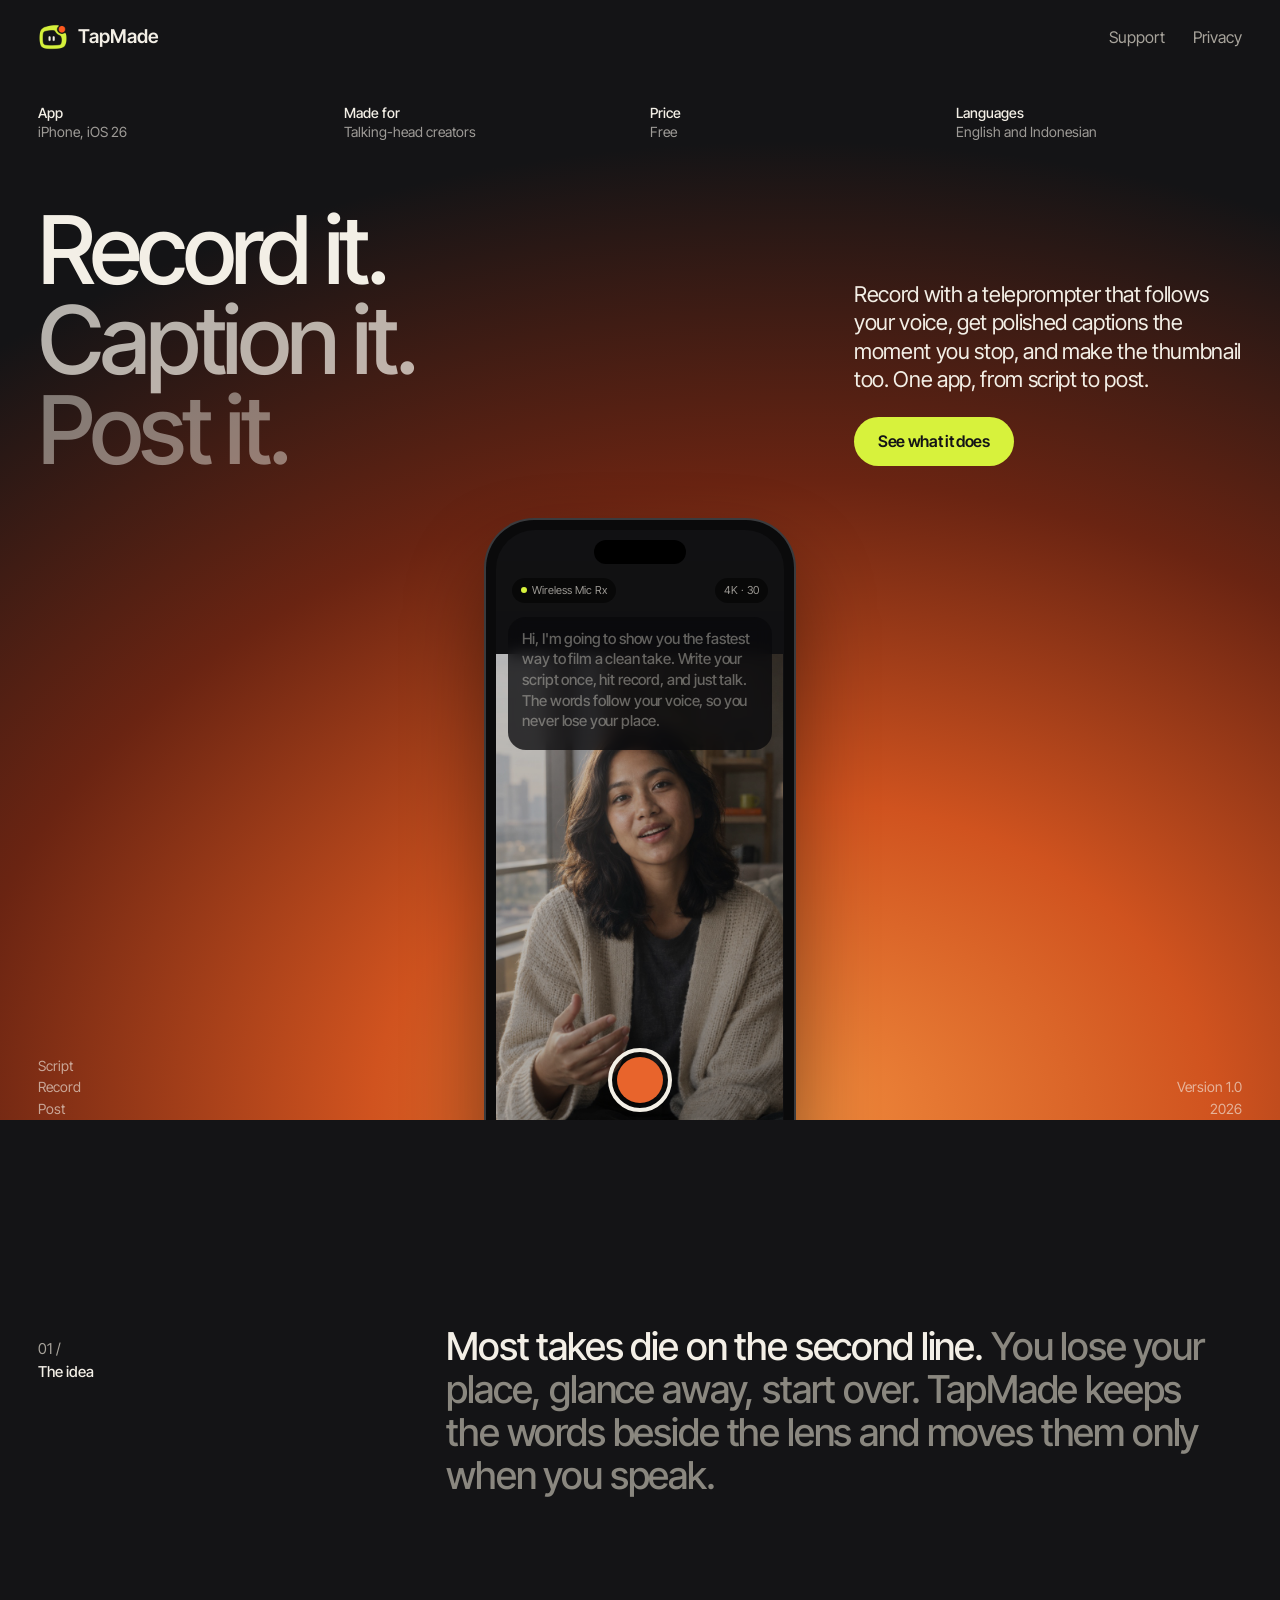
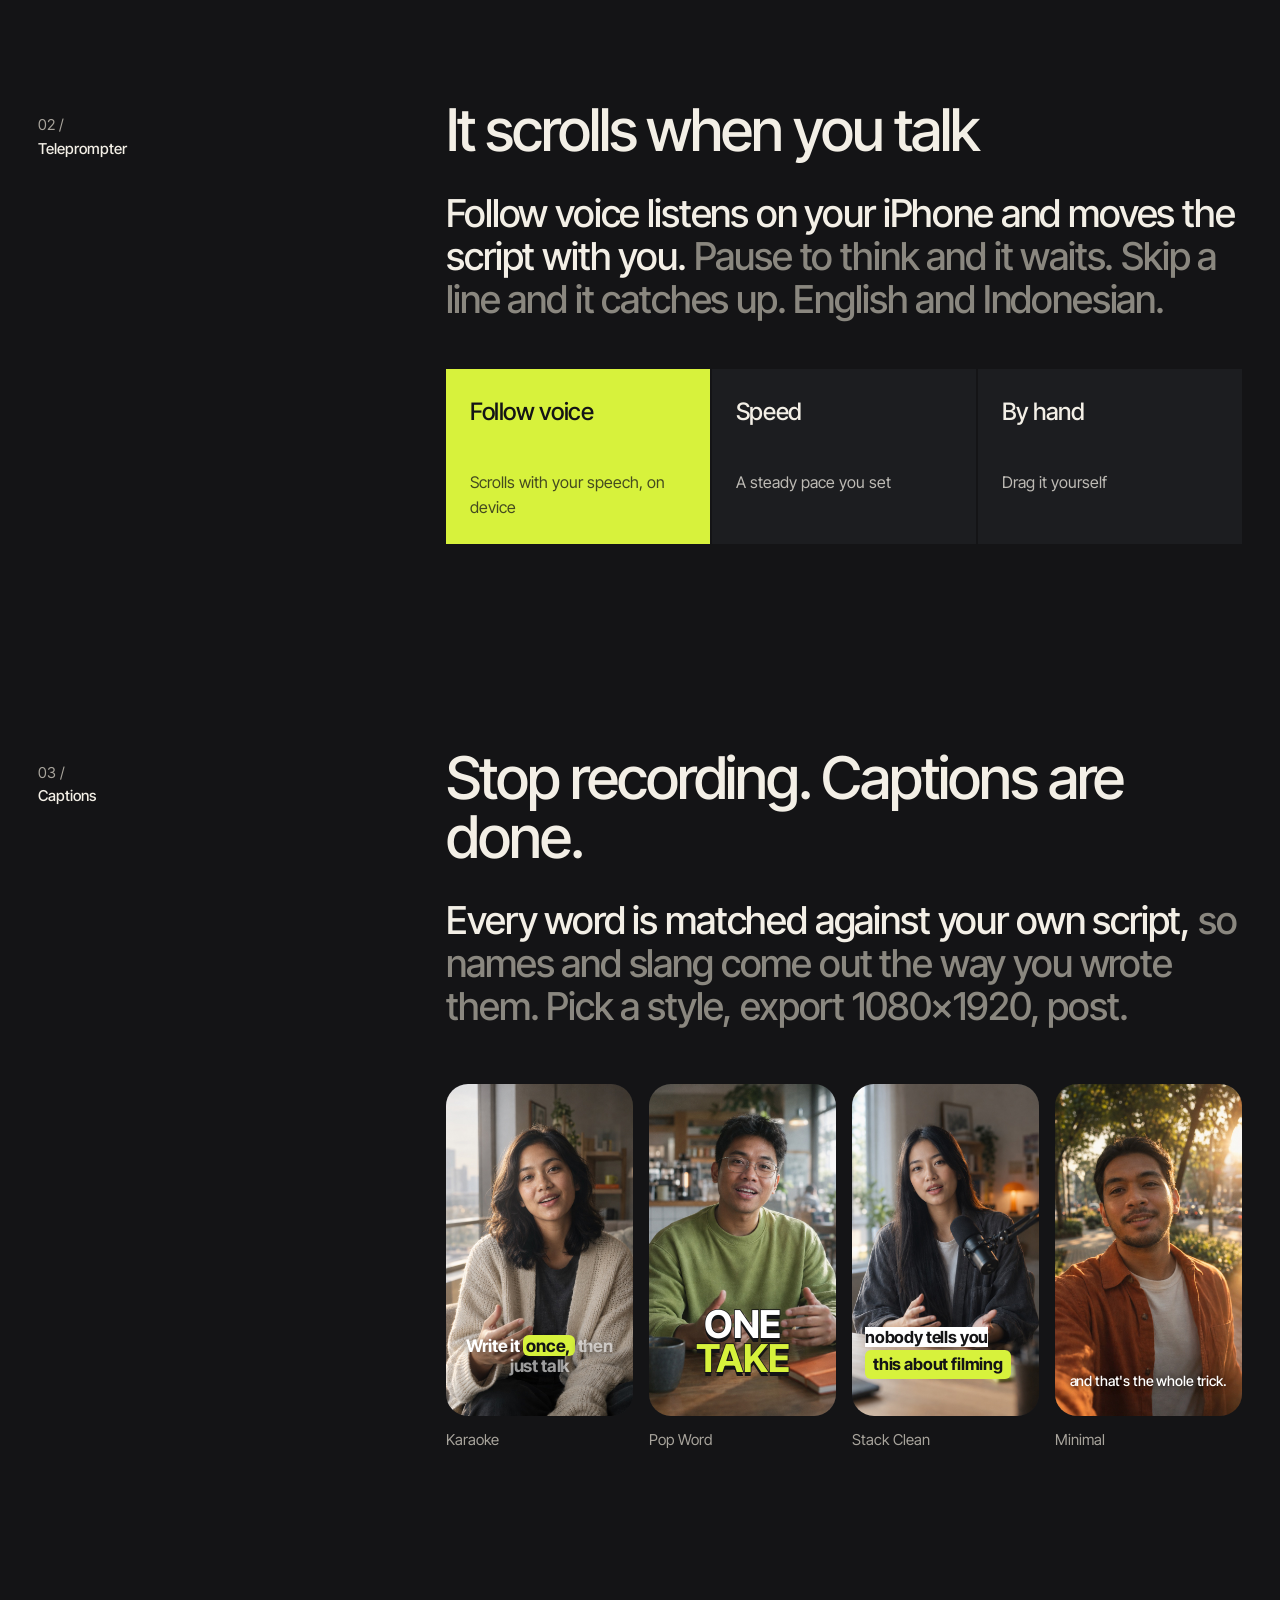
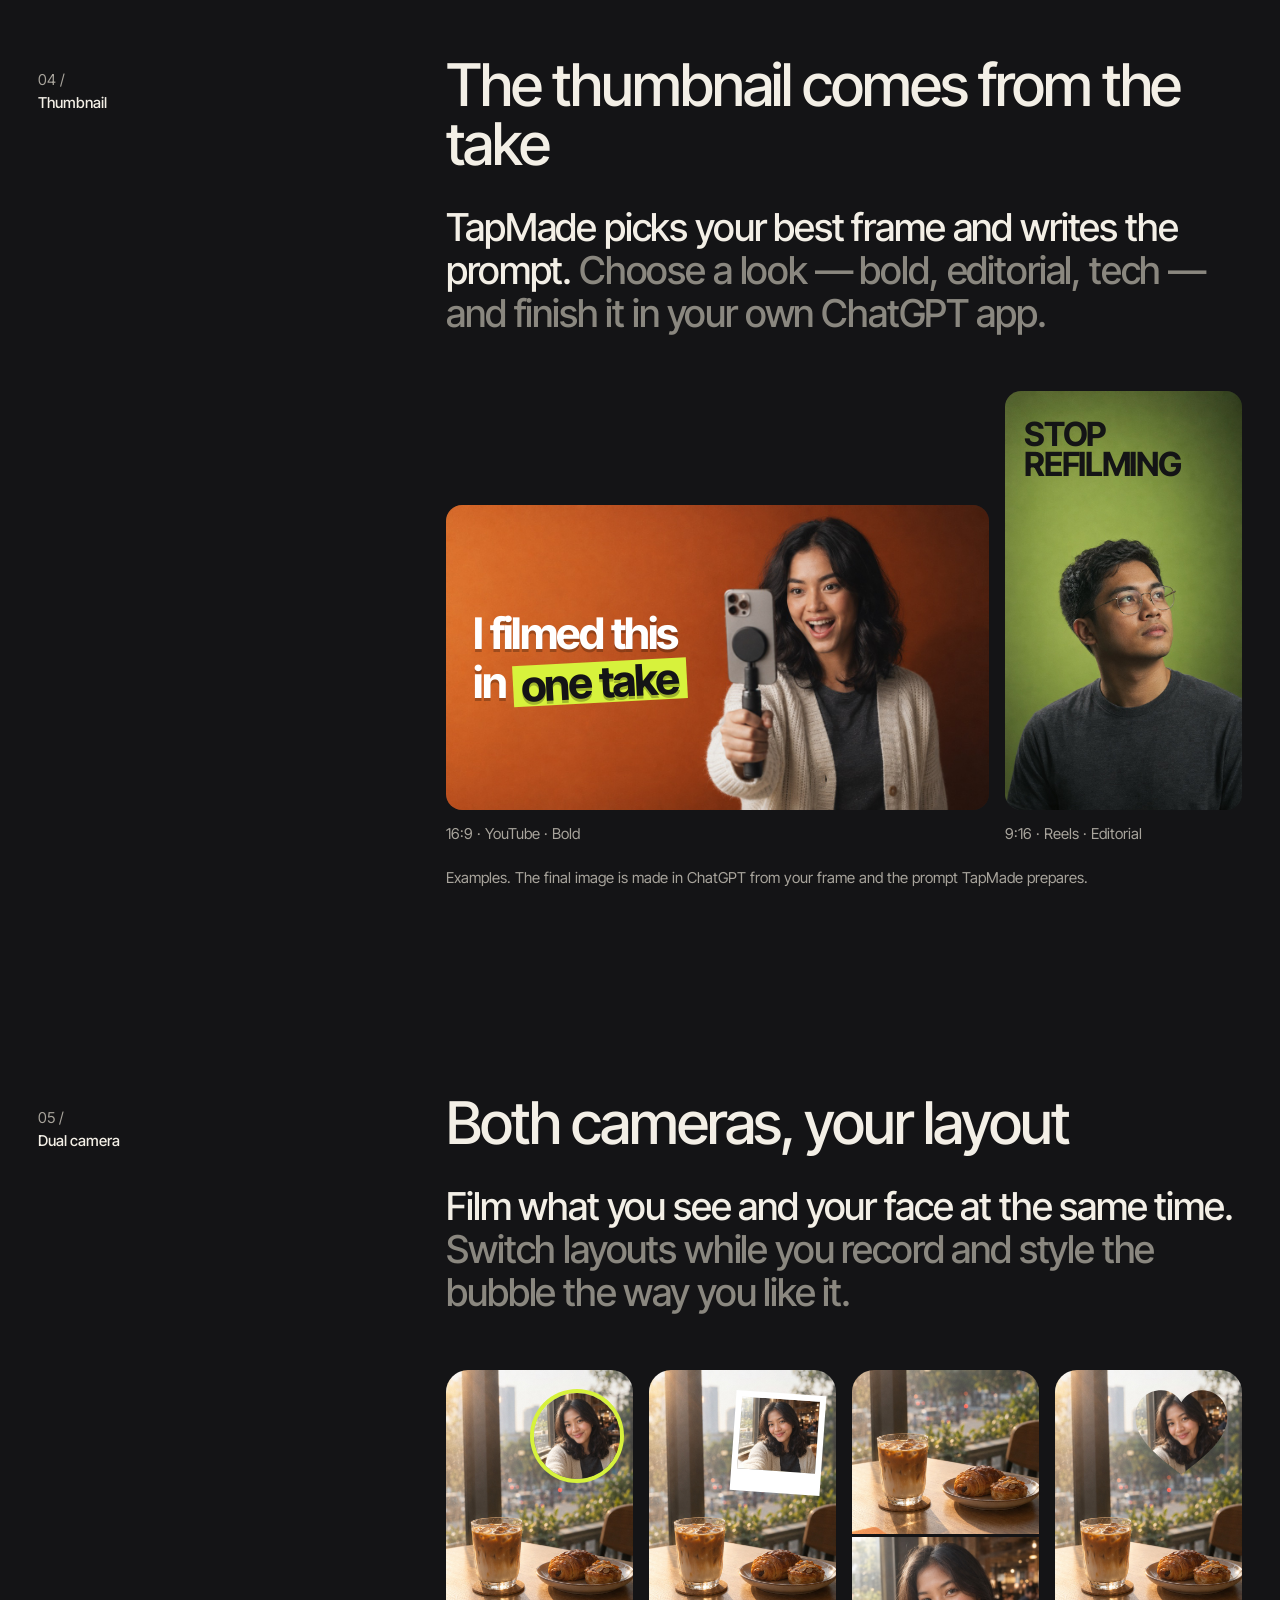
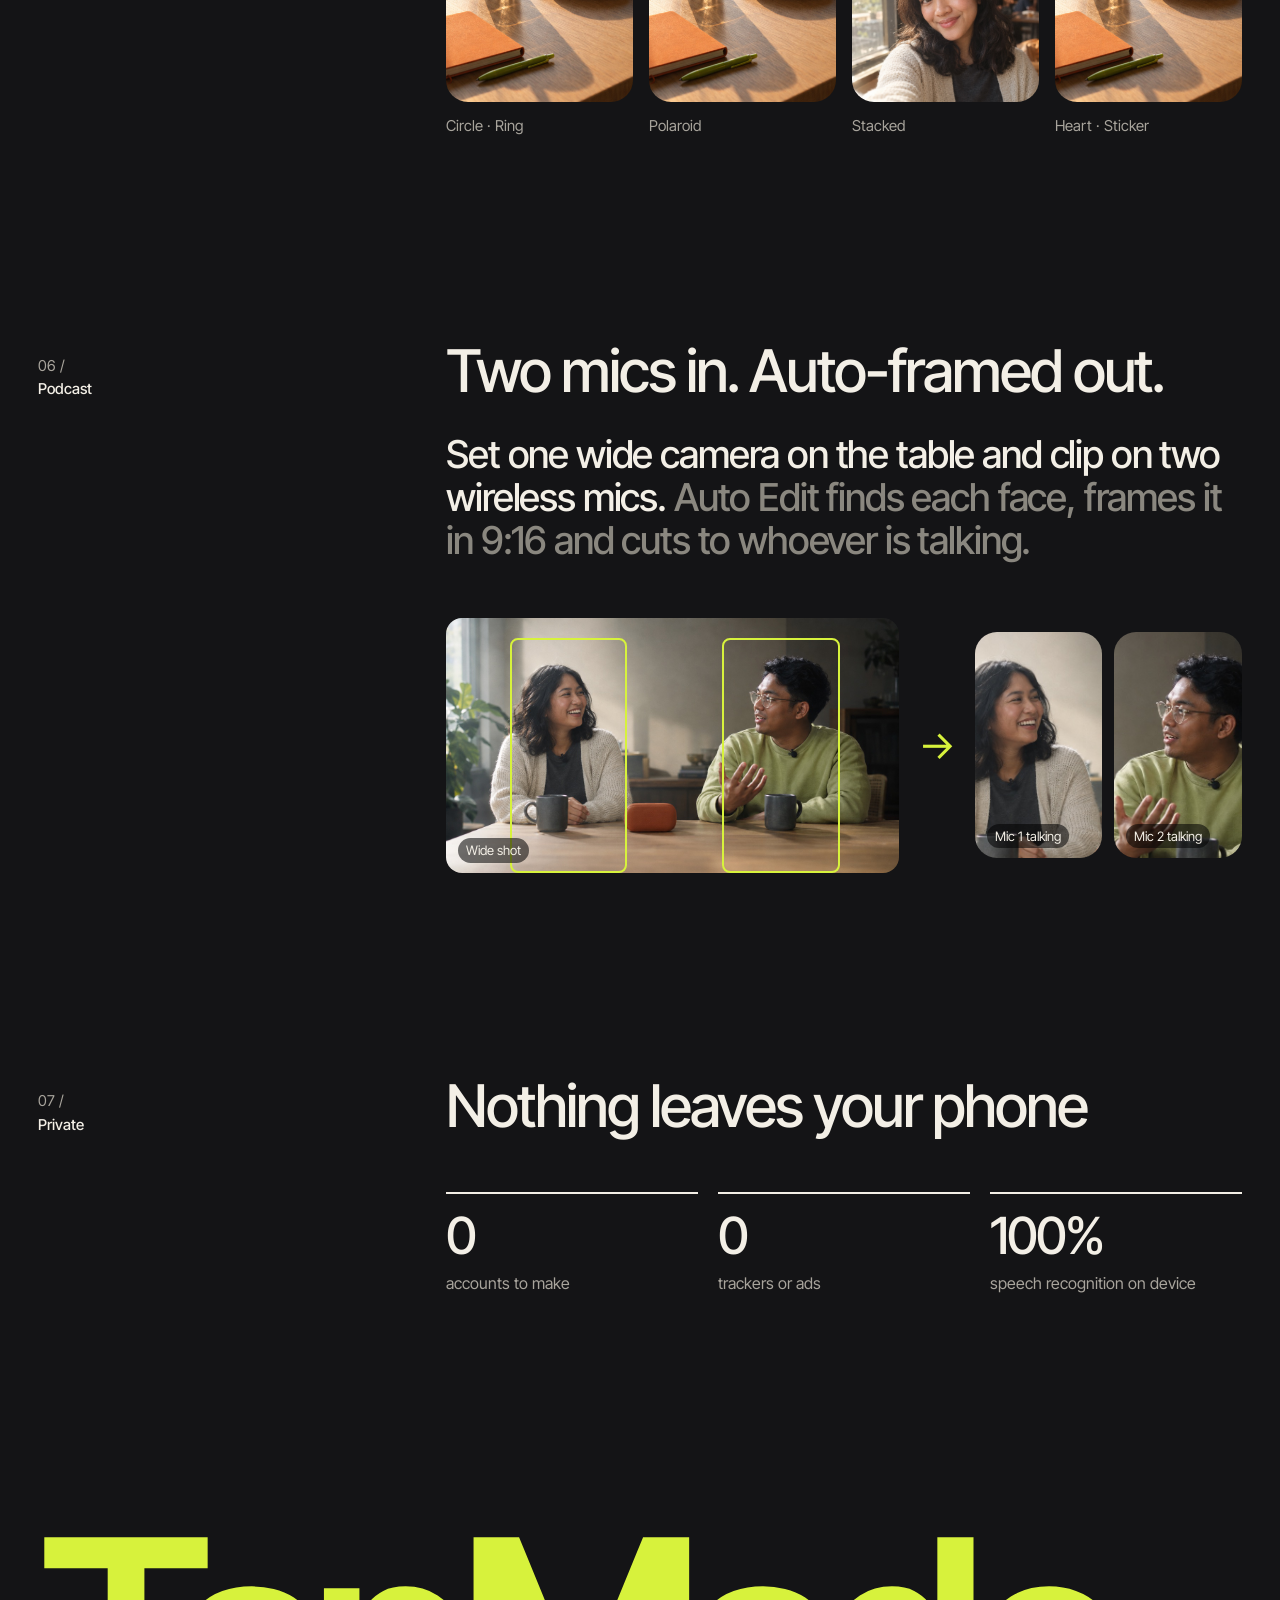
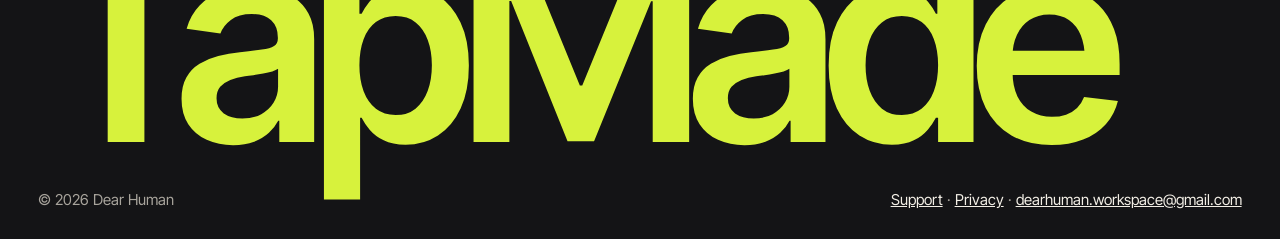
<file: index.html>
<!doctype html>
<html lang="en" class="no-js">
<head>
<meta charset="utf-8">
<meta name="viewport" content="width=device-width,initial-scale=1">
<title>TapMade — Teleprompter, record and caption on iPhone</title>
<meta name="description" content="Write your script, read it from a teleprompter that follows your voice, and add animated captions — all on your iPhone, offline.">
<link rel="icon" href="assets/logo.png">
<link rel="stylesheet" href="style.css">
</head>
<body>
<header class="bar">
  <a class="wordmark" href="./"><img src="assets/logo.png" alt="">TapMade</a>
  <nav><a href="support/">Support</a><a href="privacy/">Privacy</a></nav>
</header>

<main>
<section class="hero">
  <div class="meta rise">
    <div><b>App</b>iPhone, iOS 26</div>
    <div><b>Made for</b>Talking-head creators</div>
    <div><b>Price</b>Free</div>
    <div><b>Languages</b>English and Indonesian</div>
  </div>

  <h1 class="rise" style="--d:80ms"><span>Record it.</span><span>Caption it.</span><span>Post it.</span></h1>

  <p class="lede rise" style="--d:160ms">
    Record with a teleprompter that follows your voice, get polished captions the moment you stop, and make the thumbnail too. One app, from script to post.
    <br><a class="cta" href="#teleprompter">See what it does</a>
  </p>

  <div class="hero-foot">
    <span class="left">Script<br>Record<br>Post</span>
    <div class="phone rise" style="--d:240ms" aria-label="TapMade recording screen. Tap the record button to watch the teleprompter follow along.">
      <div class="screen">
        <div class="island"></div>
        <div class="top"><span class="pill mic">Wireless Mic Rx</span><span class="pill">4K · 30</span></div>
        <div class="prompter" id="prompter">Hi, I'm going to show you the fastest way to film a clean take. Write your script once, hit record, and just talk. The words follow your voice, so you never lose your place.</div>
        <div class="shoot">
          <button id="rec" aria-pressed="false" aria-label="Start the teleprompter demo"><i></i></button>
          <small id="rec-label">Tap to try</small>
        </div>
      </div>
    </div>
    <span class="right">Version 1.0<br>2026</span>
  </div>
</section>

<section class="chapter" id="idea">
  <div class="side rise">01 /<b>The idea</b></div>
  <div class="body">
    <p class="tone rise" style="--d:80ms">Most takes die on the second line. <span>You lose your place, glance away, start over. TapMade keeps the words beside the lens and moves them only when you speak.</span></p>
  </div>
</section>

<section class="chapter" id="teleprompter">
  <div class="side rise">02 /<b>Teleprompter</b></div>
  <div class="body">
    <h2 class="rise">It scrolls when you talk</h2>
    <p class="tone rise" style="--d:80ms;margin-top:32px">Follow voice listens on your iPhone and moves the script with you. <span>Pause to think and it waits. Skip a line and it catches up. English and Indonesian.</span></p>
    <ul class="ways rise" style="--d:140ms">
      <li><b>Follow voice</b><span>Scrolls with your speech, on device</span></li>
      <li><b>Speed</b><span>A steady pace you set</span></li>
      <li><b>By hand</b><span>Drag it yourself</span></li>
    </ul>
  </div>
</section>

<section class="chapter" id="captions">
  <div class="side rise">03 /<b>Captions</b></div>
  <div class="body">
    <h2 class="rise">Stop recording. Captions are done.</h2>
    <p class="tone rise" style="--d:80ms;margin-top:32px">Every word is matched against your own script, <span>so names and slang come out the way you wrote them. Pick a style, export 1080×1920, post.</span></p>
    <div class="shelf">
      <figure class="rise"><div class="mini"><img src="assets/photos/cap-1.jpg" alt="Creator talking to camera in her bedroom" loading="lazy"><p class="cap karaoke"><span class="on">Write</span> <span class="on">it</span> <span class="hot">once,</span> <span>then</span> <span>just</span> <span>talk</span></p></div><figcaption>Karaoke</figcaption></figure>
      <figure class="rise" style="--d:70ms"><div class="mini"><img src="assets/photos/cap-2.jpg" alt="Creator in a coffee shop" loading="lazy"><p class="cap pop">ONE<br><em>TAKE</em></p></div><figcaption>Pop Word</figcaption></figure>
      <figure class="rise" style="--d:140ms"><div class="mini"><img src="assets/photos/cap-3.jpg" alt="Creator in a home studio" loading="lazy"><p class="cap stack">nobody tells you<br><b>this about filming</b></p></div><figcaption>Stack Clean</figcaption></figure>
      <figure class="rise" style="--d:210ms"><div class="mini"><img src="assets/photos/cap-4.jpg" alt="Creator walking on a Jakarta street" loading="lazy"><p class="cap minimal">and that's the whole trick.</p></div><figcaption>Minimal</figcaption></figure>
    </div>
  </div>
</section>

<section class="chapter" id="thumbnail">
  <div class="side rise">04 /<b>Thumbnail</b></div>
  <div class="body">
    <h2 class="rise">The thumbnail comes from the take</h2>
    <p class="tone rise" style="--d:80ms;margin-top:32px">TapMade picks your best frame and writes the prompt. <span>Choose a look — bold, editorial, tech — and finish it in your own ChatGPT app.</span></p>
    <div class="thumbs">
      <figure class="rise thumb wide"><div class="art t1"><img src="assets/photos/thumb-wide.jpg" alt="" loading="lazy"><p>I filmed this<br>in <b>one take</b></p></div><figcaption>16:9 · YouTube · Bold</figcaption></figure>
      <figure class="rise thumb tall" style="--d:90ms"><div class="art t2"><img src="assets/photos/thumb-tall.jpg" alt="" loading="lazy"><p>STOP<br>RE&shy;FILMING</p></div><figcaption>9:16 · Reels · Editorial</figcaption></figure>
    </div>
    <p class="note rise">Examples. The final image is made in ChatGPT from your frame and the prompt TapMade prepares.</p>
  </div>
</section>

<section class="chapter" id="dual">
  <div class="side rise">05 /<b>Dual camera</b></div>
  <div class="body">
    <h2 class="rise">Both cameras, your layout</h2>
    <p class="tone rise" style="--d:80ms;margin-top:32px">Film what you see and your face at the same time. <span>Switch layouts while you record and style the bubble the way you like it.</span></p>
    <div class="shelf">
      <figure class="rise"><div class="mini scene"><i class="pip circle ring"></i></div><figcaption>Circle · Ring</figcaption></figure>
      <figure class="rise" style="--d:70ms"><div class="mini scene"><i class="pip polaroid"></i></div><figcaption>Polaroid</figcaption></figure>
      <figure class="rise" style="--d:140ms"><div class="mini stacked"><div class="half scene"></div><div class="half face"></div></div><figcaption>Stacked</figcaption></figure>
      <figure class="rise" style="--d:210ms"><div class="mini scene"><i class="pip heart"></i></div><figcaption>Heart · Sticker</figcaption></figure>
    </div>
  </div>
</section>

<section class="chapter" id="podcast">
  <div class="side rise">06 /<b>Podcast</b></div>
  <div class="body">
    <h2 class="rise">Two mics in. Auto-framed out.</h2>
    <p class="tone rise" style="--d:80ms;margin-top:32px">Set one wide camera on the table and clip on two wireless mics. <span>Auto Edit finds each face, frames it in 9:16 and cuts to whoever is talking.</span></p>
    <div class="pod rise" style="--d:140ms">
      <div class="wide"><i class="box a"></i><i class="box b"></i><small>Wide shot</small></div>
      <div class="arrow" aria-hidden="true">→</div>
      <div class="cuts"><div class="mini sp a"><small>Mic 1 talking</small></div><div class="mini sp b"><small>Mic 2 talking</small></div></div>
    </div>
  </div>
</section>

<section class="chapter" id="private">
  <div class="side rise">07 /<b>Private</b></div>
  <div class="body">
    <h2 class="rise">Nothing leaves your phone</h2>
    <div class="facts">
      <div class="rise"><b>0</b><span>accounts to make</span></div>
      <div class="rise" style="--d:70ms"><b>0</b><span>trackers or ads</span></div>
      <div class="rise" style="--d:140ms"><b>100%</b><span>speech recognition on device</span></div>
    </div>
  </div>
</section>
</main>

<footer class="close">
  <p class="big">TapMade</p>
  <div class="row">
    <span>© 2026 Dear Human</span>
    <span><a href="support/">Support</a> · <a href="privacy/">Privacy</a> · <a href="mailto:dearhuman.workspace@gmail.com">dearhuman.workspace@gmail.com</a></span>
  </div>
</footer>

<script src="site.js"></script>
</body>
</html>
</file>
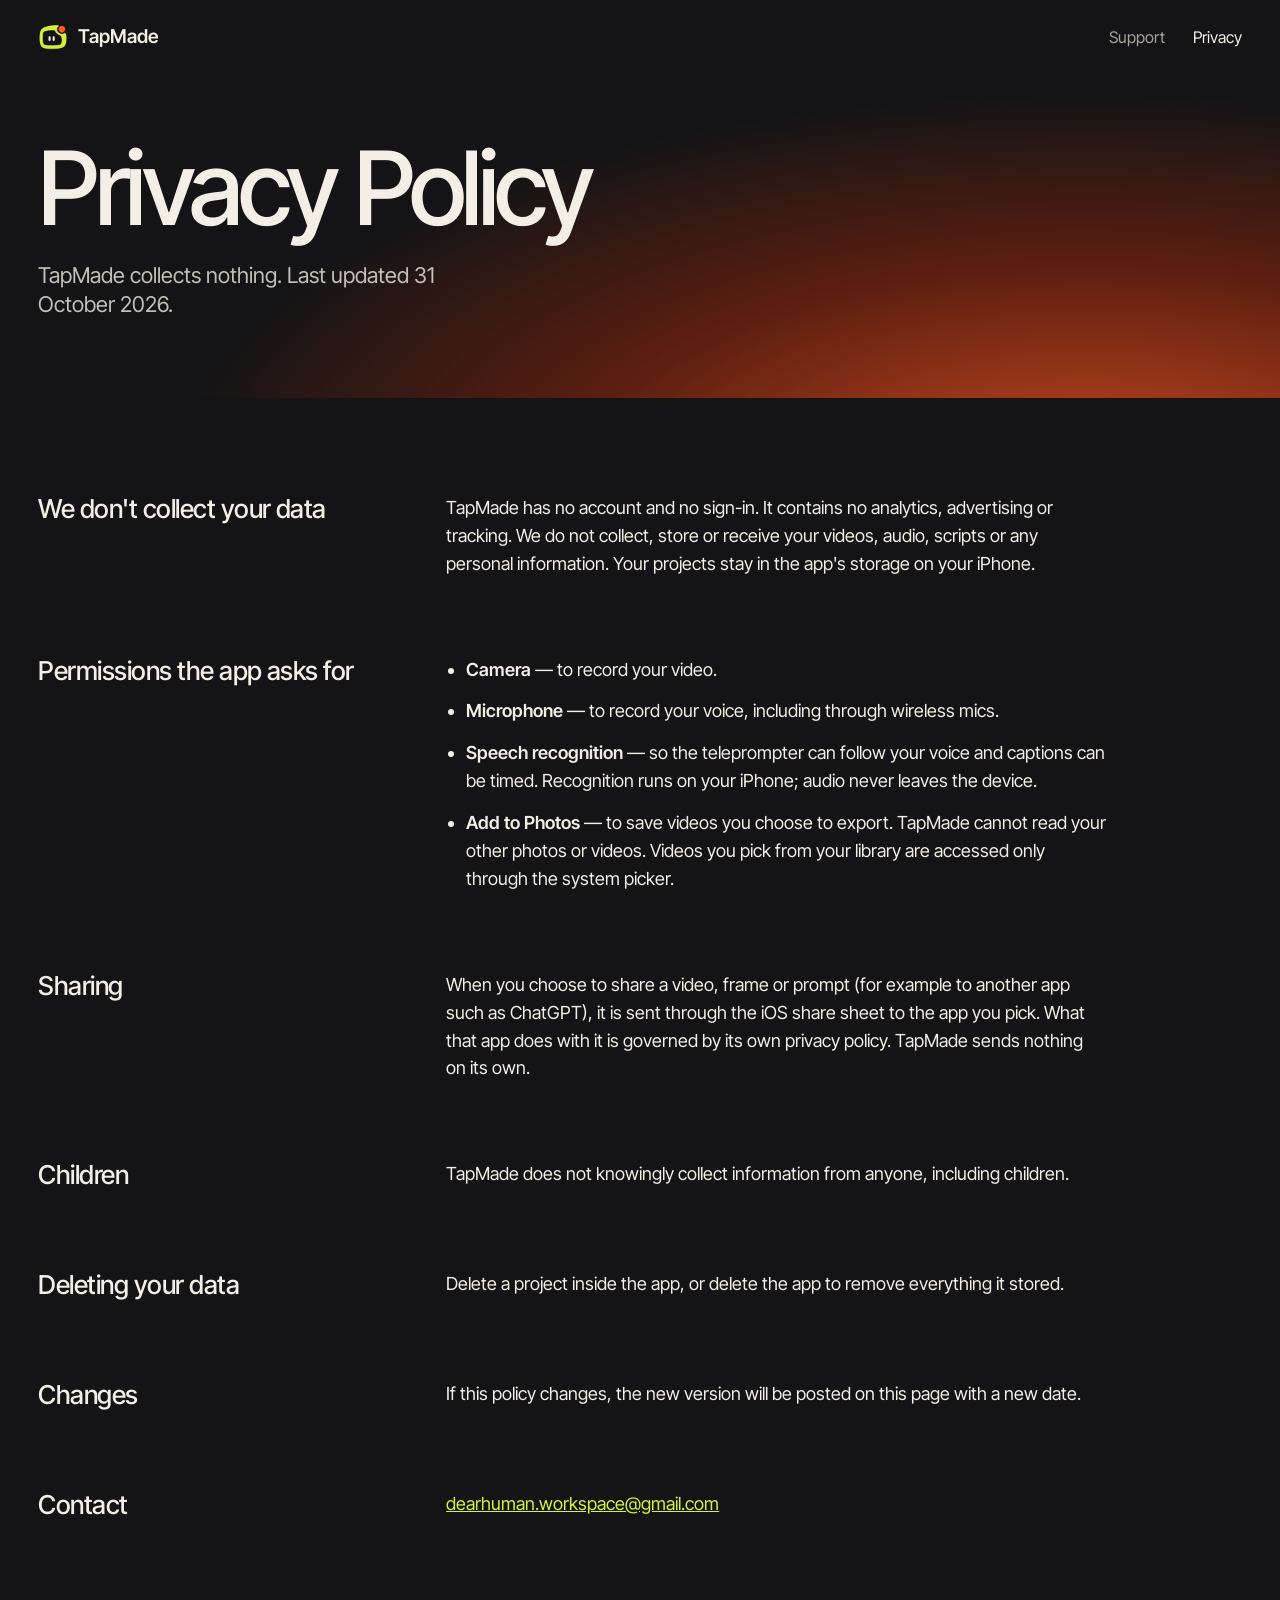
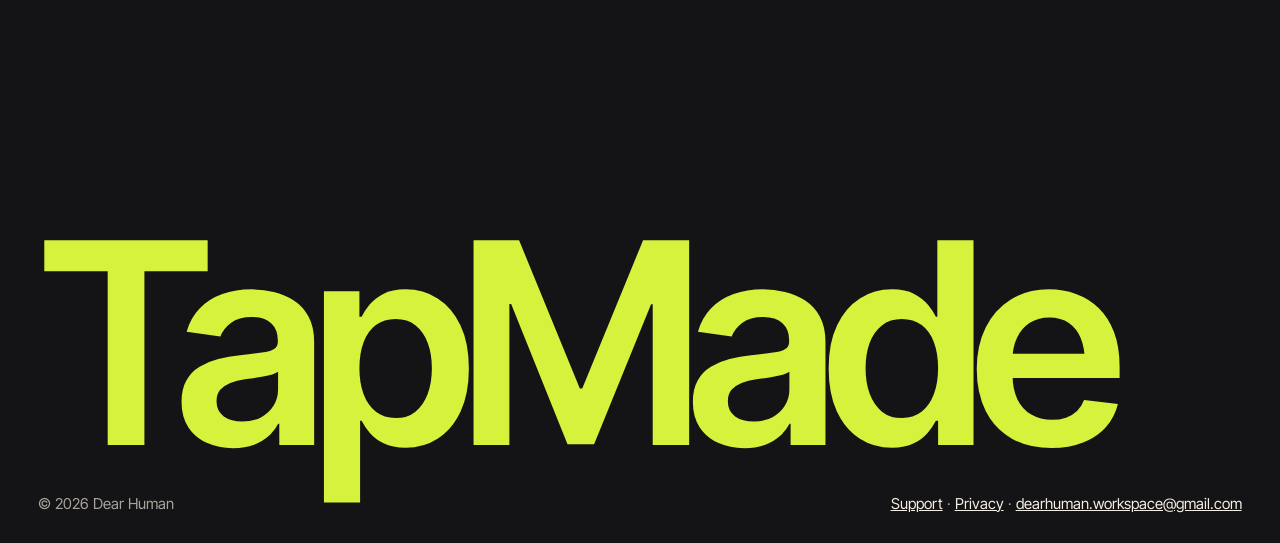
<file: privacy/index.html>
<!doctype html>
<html lang="en" class="no-js">
<head>
<meta charset="utf-8">
<meta name="viewport" content="width=device-width,initial-scale=1">
<title>TapMade Privacy Policy</title>
<link rel="icon" href="../assets/logo.png">
<link rel="stylesheet" href="../style.css">
</head>
<body>
<header class="bar">
  <a class="wordmark" href="../"><img src="../assets/logo.png" alt="">TapMade</a>
  <nav><a href="../support/">Support</a><a href="../privacy/" aria-current="page">Privacy</a></nav>
</header>
<main>
<section class="doc-hero">
  <h1 class="rise">Privacy Policy</h1>
  <p class="rise" style="--d:80ms">TapMade collects nothing. Last updated 31 October 2026.</p>
</section>
<div class="doc">
<section class="rise"><h2>We don't collect your data</h2><div class="text"><p>TapMade has no account and no sign-in. It contains no analytics, advertising or tracking. We do not collect, store or receive your videos, audio, scripts or any personal information. Your projects stay in the app's storage on your iPhone.</p></div></section>
<section class="rise"><h2>Permissions the app asks for</h2><div class="text"><ul><li><strong>Camera</strong> — to record your video.</li><li><strong>Microphone</strong> — to record your voice, including through wireless mics.</li><li><strong>Speech recognition</strong> — so the teleprompter can follow your voice and captions can be timed. Recognition runs on your iPhone; audio never leaves the device.</li><li><strong>Add to Photos</strong> — to save videos you choose to export. TapMade cannot read your other photos or videos. Videos you pick from your library are accessed only through the system picker.</li></ul></div></section>
<section class="rise"><h2>Sharing</h2><div class="text"><p>When you choose to share a video, frame or prompt (for example to another app such as ChatGPT), it is sent through the iOS share sheet to the app you pick. What that app does with it is governed by its own privacy policy. TapMade sends nothing on its own.</p></div></section>
<section class="rise"><h2>Children</h2><div class="text"><p>TapMade does not knowingly collect information from anyone, including children.</p></div></section>
<section class="rise"><h2>Deleting your data</h2><div class="text"><p>Delete a project inside the app, or delete the app to remove everything it stored.</p></div></section>
<section class="rise"><h2>Changes</h2><div class="text"><p>If this policy changes, the new version will be posted on this page with a new date.</p></div></section>
<section class="rise"><h2>Contact</h2><div class="text"><p><a href="mailto:dearhuman.workspace@gmail.com">dearhuman.workspace@gmail.com</a></p></div></section>
</div>
</main>
<footer class="close">
  <p class="big">TapMade</p>
  <div class="row">
    <span>© 2026 Dear Human</span>
    <span><a href="../support/">Support</a> · <a href="../privacy/">Privacy</a> · <a href="mailto:dearhuman.workspace@gmail.com">dearhuman.workspace@gmail.com</a></span>
  </div>
</footer>
<script src="../site.js"></script>
</body>
</html>
</file>
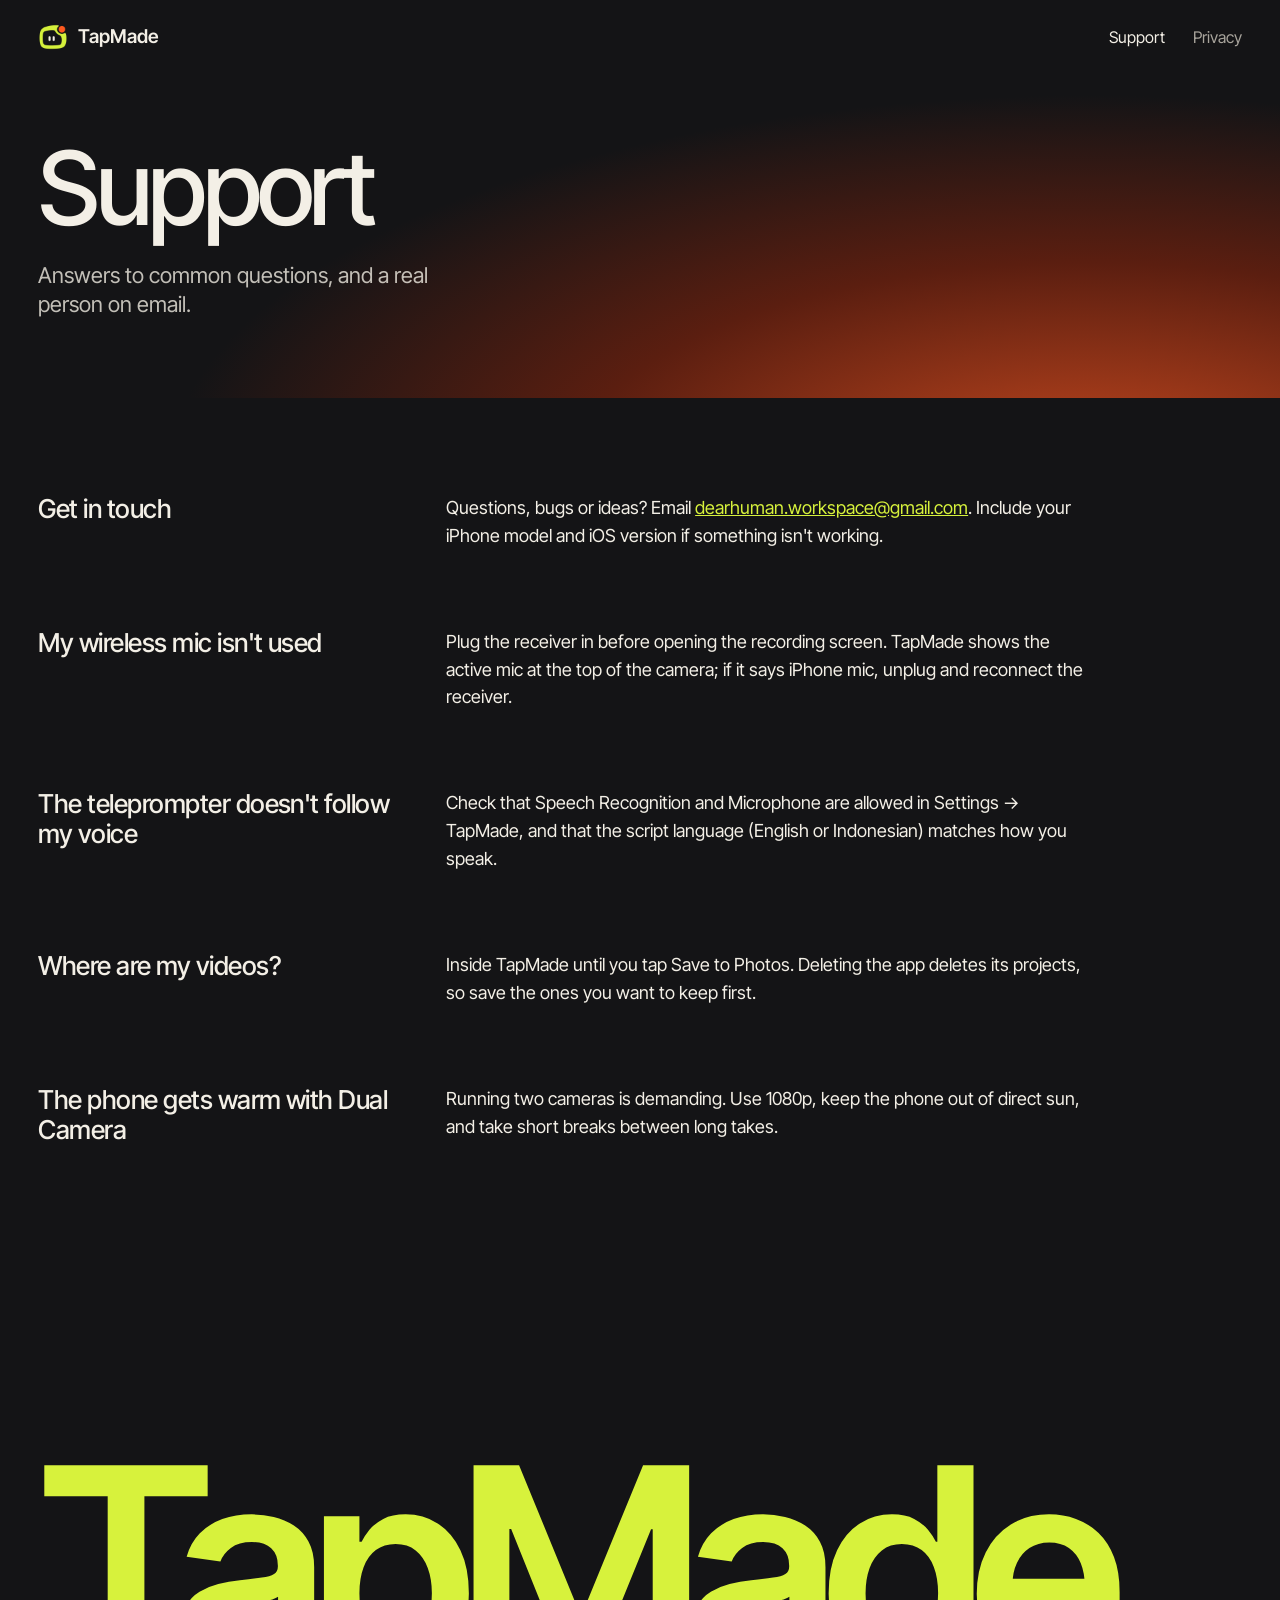
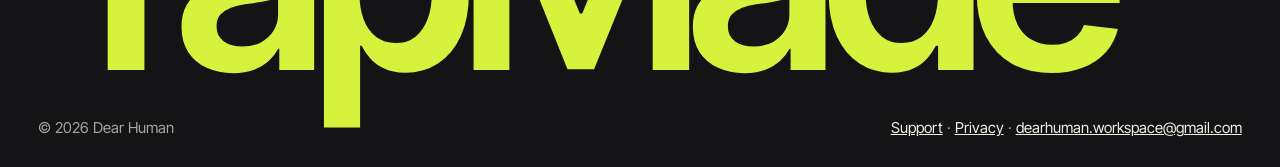
<file: support/index.html>
<!doctype html>
<html lang="en" class="no-js">
<head>
<meta charset="utf-8">
<meta name="viewport" content="width=device-width,initial-scale=1">
<title>TapMade Support</title>
<link rel="icon" href="../assets/logo.png">
<link rel="stylesheet" href="../style.css">
</head>
<body>
<header class="bar">
  <a class="wordmark" href="../"><img src="../assets/logo.png" alt="">TapMade</a>
  <nav><a href="../support/" aria-current="page">Support</a><a href="../privacy/">Privacy</a></nav>
</header>
<main>
<section class="doc-hero">
  <h1 class="rise">Support</h1>
  <p class="rise" style="--d:80ms">Answers to common questions, and a real person on email.</p>
</section>
<div class="doc">
<section class="rise"><h2>Get in touch</h2><div class="text"><p>Questions, bugs or ideas? Email <a href="mailto:dearhuman.workspace@gmail.com">dearhuman.workspace@gmail.com</a>. Include your iPhone model and iOS version if something isn't working.</p></div></section>
<section class="rise"><h2>My wireless mic isn't used</h2><div class="text"><p>Plug the receiver in before opening the recording screen. TapMade shows the active mic at the top of the camera; if it says iPhone mic, unplug and reconnect the receiver.</p></div></section>
<section class="rise"><h2>The teleprompter doesn't follow my voice</h2><div class="text"><p>Check that Speech Recognition and Microphone are allowed in Settings → TapMade, and that the script language (English or Indonesian) matches how you speak.</p></div></section>
<section class="rise"><h2>Where are my videos?</h2><div class="text"><p>Inside TapMade until you tap Save to Photos. Deleting the app deletes its projects, so save the ones you want to keep first.</p></div></section>
<section class="rise"><h2>The phone gets warm with Dual Camera</h2><div class="text"><p>Running two cameras is demanding. Use 1080p, keep the phone out of direct sun, and take short breaks between long takes.</p></div></section>
</div>
</main>
<footer class="close">
  <p class="big">TapMade</p>
  <div class="row">
    <span>© 2026 Dear Human</span>
    <span><a href="../support/">Support</a> · <a href="../privacy/">Privacy</a> · <a href="mailto:dearhuman.workspace@gmail.com">dearhuman.workspace@gmail.com</a></span>
  </div>
</footer>
<script src="../site.js"></script>
</body>
</html>
</file>
<file: style.css>
@import url("https://fonts.googleapis.com/css2?family=Inter+Tight:wght@400;500;600&display=swap");

:root {
  --ground: #141416;
  --ground-2: #1c1d20;
  --ink: #f3efe6;
  --ink-2: #a8a49c;
  --ink-3: #8a877f;
  --lime: #d7f23c;
  --ember: #e8642c;
  --margin: clamp(20px, 3vw, 40px);
  --ease: cubic-bezier(.23, 1, .32, 1);
}

* { box-sizing: border-box; }
html { -webkit-text-size-adjust: 100%; }
body {
  margin: 0;
  background: var(--ground);
  color: var(--ink);
  font: 400 18px/1.55 "Inter Tight", -apple-system, system-ui, sans-serif;
  -webkit-font-smoothing: antialiased;
}
a { color: inherit; }
img { display: block; max-width: 100%; }
::selection { background: var(--lime); color: var(--ground); }
:focus-visible { outline: 2px solid var(--lime); outline-offset: 3px; border-radius: 4px; }

/* Bar */
.bar {
  position: absolute; inset: 0 0 auto; z-index: 5;
  display: flex; align-items: center; justify-content: space-between;
  padding: 22px var(--margin);
}
.wordmark { display: flex; align-items: center; gap: 10px; font-weight: 600; font-size: 19px; text-decoration: none; }
.wordmark img { width: 30px; height: 30px; }
.bar nav { display: flex; gap: 28px; font-size: 16px; }
.bar nav a { text-decoration: none; color: var(--ink-2); transition: color .2s var(--ease); }
.bar nav a:hover, .bar nav a[aria-current] { color: var(--ink); }

/* Hero — warm field from the brand's ember dot, like a lit studio */
.hero {
  position: relative; overflow: hidden;
  min-height: 100svh;
  padding: 104px var(--margin) 0;
  background:
    radial-gradient(110% 95% at 62% 100%, #f08a3c 0%, #d0531f 30%, #6a2412 60%, var(--ground) 92%);
  display: grid;
  grid-template-columns: repeat(12, 1fr);
  column-gap: 20px;
  align-content: start;
}
.meta {
  grid-column: 1 / -1;
  display: grid; grid-template-columns: repeat(4, 1fr); gap: 20px;
  font-size: 14px; line-height: 1.35; color: rgba(243, 239, 230, .62);
  margin-bottom: clamp(40px, 7vh, 80px);
}
.meta b { display: block; font-weight: 500; color: var(--ink); }
.hero h1 {
  grid-column: 1 / 8;
  margin: 0;
  font-weight: 500;
  font-size: clamp(48px, 7.4vw, 124px);
  line-height: .95;
  letter-spacing: -.045em;
}
.hero h1 span { display: block; }
.hero h1 span:nth-child(2) { color: rgba(243, 239, 230, .72); }
.hero h1 span:nth-child(3) { color: rgba(243, 239, 230, .46); }
.hero .lede {
  grid-column: 9 / -1;
  align-self: end;
  margin: 0 0 .4em;
  font-size: clamp(20px, 1.7vw, 26px);
  line-height: 1.3;
  letter-spacing: -.015em;
}
.hero .lede a.cta {
  display: inline-flex; margin-top: 24px;
  padding: 14px 24px; border-radius: 999px;
  background: var(--lime); color: var(--ground);
  font-size: 16px; font-weight: 600; text-decoration: none;
  transition: transform .16s var(--ease);
}
.hero .lede a.cta:active { transform: scale(.97); }
.hero-foot {
  grid-column: 1 / -1;
  display: grid; grid-template-columns: 1fr auto 1fr; align-items: end;
  margin-top: clamp(32px, 5vh, 64px);
  font-size: 14px; color: rgba(243, 239, 230, .62);
}
.hero-foot .right { text-align: right; }

/* Phone: a real TapMade recording screen, drawn in HTML */
.phone {
  width: clamp(250px, 24vw, 340px);
  aspect-ratio: 9 / 19.2;
  margin-bottom: -18%;
  border-radius: 48px;
  padding: 10px;
  background: #0a0a0b;
  box-shadow: 0 0 0 2px #3a3b3e, 0 40px 80px rgba(0, 0, 0, .45);
}
.screen {
  position: relative; height: 100%; overflow: hidden;
  border-radius: 39px;
  background: linear-gradient(rgba(0,0,0,.15), rgba(0,0,0,.35)), url("assets/photos/cap-1.jpg") center bottom / 100% auto no-repeat, #141416;
  display: flex; flex-direction: column;
}
.screen .island { width: 32%; height: 24px; margin: 10px auto 0; border-radius: 20px; background: #000; }
.screen .top { display: flex; justify-content: space-between; padding: 14px 16px 0; font-size: 11px; }
.pill { padding: 4px 9px; border-radius: 999px; background: rgba(0, 0, 0, .55); }
.pill.mic::before { content: ""; display: inline-block; width: 6px; height: 6px; margin-right: 5px; border-radius: 50%; background: var(--lime); vertical-align: 1px; }
.prompter {
  margin: 14px 12px 0; padding: 12px 14px;
  border-radius: 18px; background: rgba(10, 10, 12, .78); -webkit-backdrop-filter: blur(8px); backdrop-filter: blur(8px);
  font-size: 15px; line-height: 1.38; font-weight: 500; letter-spacing: -.01em;
  height: 21%; overflow: hidden;
}
.prompter .w { color: rgba(243, 239, 230, .38); transition: color .25s var(--ease); }
.prompter .w.said { color: var(--ink); }
.prompter .w.now { color: var(--lime); }
.screen .shoot { margin-top: auto; padding: 0 0 26px; display: grid; place-items: center; }
.shoot button {
  width: 64px; height: 64px; border-radius: 50%;
  border: 4px solid var(--ink); background: transparent; padding: 5px; cursor: pointer;
}
.shoot button i { display: block; width: 100%; height: 100%; border-radius: 50%; background: var(--ember); transition: border-radius .25s var(--ease), transform .25s var(--ease); }
.shoot button[aria-pressed="true"] i { border-radius: 8px; transform: scale(.55); }
.shoot small { margin-top: 10px; font-size: 11px; color: rgba(243, 239, 230, .7); }

/* Chapters */
.chapter {
  display: grid; grid-template-columns: repeat(12, 1fr); column-gap: 20px;
  padding: clamp(120px, 16vw, 220px) var(--margin) 0;
}
.chapter:first-of-type { padding-top: clamp(180px, 22vw, 280px); }
.side { grid-column: 1 / 4; font-size: 15px; color: var(--ink-2); padding-top: 12px; }
.side b { display: block; color: var(--ink); font-weight: 500; }
.chapter .body { grid-column: 5 / -1; }
.chapter h2 {
  margin: 0;
  font-weight: 500;
  font-size: clamp(36px, 4.6vw, 76px);
  line-height: 1;
  letter-spacing: -.035em;
}
.tone { margin: 0; font-size: clamp(28px, 3vw, 46px); line-height: 1.12; letter-spacing: -.03em; font-weight: 500; }
.tone span { color: var(--ink-3); }

.modes { list-style: none; margin: 56px 0 0; padding: 0; display: grid; grid-template-columns: 1fr 1fr; gap: 2px; }
.modes li { background: var(--ground-2); padding: 28px; min-height: 200px; display: flex; flex-direction: column; }
.modes h3 { margin: 0 0 auto; font-size: 28px; font-weight: 500; letter-spacing: -.02em; }
.modes p { margin: 24px 0 0; color: var(--ink-2); font-size: 17px; }
.modes li:first-child { background: var(--lime); color: var(--ground); }
.modes li:first-child p { color: rgba(20, 20, 22, .75); }

.facts { margin: 56px 0 0; display: grid; grid-template-columns: repeat(3, 1fr); gap: 20px; }
.facts div { border-top: 2px solid var(--ink); padding-top: 16px; }
.facts b { display: block; font-size: clamp(40px, 4vw, 64px); font-weight: 500; letter-spacing: -.04em; line-height: 1; }
.facts span { display: block; margin-top: 10px; color: var(--ink-2); font-size: 16px; }

/* Footer: the name returns full width */
footer.close { padding: clamp(140px, 18vw, 240px) var(--margin) 28px; }
footer.close .big {
  margin: 0; font-weight: 600; letter-spacing: -.06em; line-height: .8;
  font-size: clamp(88px, 22vw, 360px); color: var(--lime);
}
footer.close .row { display: flex; flex-wrap: wrap; justify-content: space-between; gap: 16px; margin-top: 36px; font-size: 15px; color: var(--ink-2); }
footer.close .row a { color: var(--ink); }

/* Document pages (privacy, support) */
.doc-hero { position: relative; padding: 140px var(--margin) 80px; background: radial-gradient(90% 120% at 85% 120%, #c7491f 0%, #5b1e10 45%, var(--ground) 80%); }
.doc-hero h1 { margin: 0; font-weight: 500; font-size: clamp(52px, 8vw, 128px); line-height: .95; letter-spacing: -.045em; }
.doc-hero p { margin: 24px 0 0; max-width: 34ch; font-size: clamp(20px, 1.7vw, 24px); line-height: 1.3; color: rgba(243, 239, 230, .78); }
.doc { display: grid; grid-template-columns: repeat(12, 1fr); column-gap: 20px; padding: 96px var(--margin) 0; }
.doc section { grid-column: 1 / -1; display: grid; grid-template-columns: subgrid; padding-bottom: 64px; }
.doc h2 { grid-column: 1 / 5; margin: 0 0 16px; font-size: 26px; font-weight: 500; letter-spacing: -.02em; line-height: 1.15; }
.doc .text { grid-column: 5 / 12; }
.doc .text p, .doc .text li { margin: 0 0 14px; max-width: 64ch; }
.doc .text ul { margin: 0; padding-left: 20px; }
.doc .text strong { font-weight: 600; }
.doc .text a { color: var(--lime); }


/* Feature examples: AI photos with the app's real caption styles and layouts set on top */
.ways { list-style: none; margin: 48px 0 0; padding: 0; display: grid; grid-template-columns: repeat(3, 1fr); gap: 2px; }
.ways li { background: var(--ground-2); padding: 24px; }
.ways li:first-child { background: var(--lime); color: var(--ground); }
.ways b { display: block; font-size: 24px; font-weight: 500; letter-spacing: -.02em; }
.ways span { display: block; margin-top: 40px; font-size: 16px; opacity: .75; }

.shelf { margin: 56px 0 0; display: grid; grid-template-columns: repeat(4, 1fr); gap: 16px; }
figure { margin: 0; }
figcaption { margin-top: 12px; font-size: 15px; color: var(--ink-2); }
.mini, .art, .pod .wide { position: relative; overflow: hidden; background: var(--ground-2); }
.mini { aspect-ratio: 9 / 16; border-radius: 22px; }
.mini > img, .art > img { position: absolute; inset: 0; width: 100%; height: 100%; object-fit: cover; }

.cap { position: absolute; left: 7%; right: 7%; margin: 0; text-align: center; font-weight: 700; letter-spacing: -.01em; line-height: 1.15; }
.karaoke { bottom: 12%; font-size: clamp(15px, 1.35vw, 21px); color: rgba(255,255,255,.6); text-shadow: 0 2px 8px rgba(0,0,0,.6); }
.karaoke .on { color: #fff; }
.karaoke .hot { color: var(--ground); background: var(--lime); padding: 0 .2em; border-radius: 6px; text-shadow: none; }
.pop { bottom: 12%; font-size: clamp(30px, 3vw, 46px); color: #fff; line-height: .9; -webkit-text-stroke: 1.5px #141416; paint-order: stroke fill; text-shadow: 0 4px 0 #141416; }
.pop em { font-style: normal; color: var(--lime); }
.stack { bottom: 11%; text-align: left; font-size: clamp(15px, 1.3vw, 20px); color: #141416; line-height: 1.5; }
.stack::first-line { background: #fff; }
.stack b { display: inline-block; padding: 2px 8px; background: var(--lime); color: var(--ground); border-radius: 6px; }
.minimal { bottom: 8%; font-weight: 500; font-size: clamp(13px, 1.1vw, 16px); color: #fff; text-shadow: 0 1px 6px rgba(0,0,0,.7); }

.thumbs { margin: 56px 0 0; display: grid; grid-template-columns: 2.3fr 1fr; gap: 16px; align-items: end; }
.art { border-radius: 16px; }
.wide .art { aspect-ratio: 16 / 9; }
.tall .art { aspect-ratio: 9 / 16; }
.art p { position: absolute; margin: 0; font-weight: 700; letter-spacing: -.04em; line-height: .95; }
.t1 p { left: 5%; top: 50%; transform: translateY(-50%); max-width: 48%; font-size: clamp(26px, 3.4vw, 56px); color: #fff; text-shadow: 0 3px 0 rgba(0,0,0,.25); }
.t1 p b { display: inline-block; margin-top: 8px; padding: 0 .18em; background: var(--lime); color: var(--ground); transform: rotate(-3deg); }
.t2 p { left: 8%; top: 7%; font-size: clamp(26px, 2.6vw, 42px); line-height: .9; color: var(--ground); }
.note { margin: 20px 0 0; font-size: 15px; color: var(--ink-2); }

.scene { background: url("assets/photos/dual-back.jpg") center / cover; }
.pip { position: absolute; z-index: 1; display: block; background: url("assets/photos/dual-front.jpg") center / cover; }
.pip.circle { width: 46%; aspect-ratio: 1; right: 7%; top: 7%; border-radius: 50%; }
.pip.ring { box-shadow: 0 0 0 4px var(--lime); }
.pip.polaroid { width: 48%; aspect-ratio: 1 / 1.12; right: 7%; top: 7%; border: 6px solid #fff; border-bottom-width: 22px; background-size: cover; transform: rotate(4deg); }
.pip.heart { width: 54%; aspect-ratio: 1; right: 5%; top: 5%; clip-path: path("M50 88 C20 66 4 50 4 30 C4 14 16 4 30 4 C40 4 46 10 50 16 C54 10 60 4 70 4 C84 4 96 14 96 30 C96 50 80 66 50 88Z"); }
.stacked { display: grid; grid-template-rows: 1fr 1fr; gap: 3px; background: #141416; }
.stacked .half { position: relative; overflow: hidden; }
.stacked .face { background: url("assets/photos/dual-front.jpg") center 30% / cover; }

.pod { margin: 56px 0 0; display: grid; grid-template-columns: 1.7fr auto 1fr; gap: 20px; align-items: center; }
.pod .wide { aspect-ratio: 16 / 9; border-radius: 16px; background: url("assets/photos/podcast.jpg") center / cover; }
.box { position: absolute; top: 8%; bottom: 0; width: 26%; border: 2px solid var(--lime); border-radius: 8px; }
.box.a { left: var(--ax, 14%); }
.box.b { left: var(--bx, 61%); }
.pod small { position: absolute; left: 12px; bottom: 10px; z-index: 2; font-size: 13px; color: var(--ink); background: rgba(0,0,0,.55); padding: 2px 8px; border-radius: 999px; }
.pod .arrow { font-size: 40px; color: var(--lime); }
.cuts { display: grid; grid-template-columns: 1fr 1fr; gap: 12px; }
.sp { background: url("assets/photos/podcast.jpg") 25% 30% / auto 150%; }
.sp.b { background-position: 76% 25%; }

@media (max-width: 860px) {
  .ways { grid-template-columns: 1fr; }
  .ways span { margin-top: 12px; }
  .shelf { grid-template-columns: 1fr 1fr; }
  .thumbs { grid-template-columns: 1fr; }
  .tall { width: 60%; }
  .pod { grid-template-columns: 1fr; justify-items: center; }
  .pod .arrow { transform: rotate(90deg); }
  .pod .wide { width: 100%; }
  .cuts { width: 80%; }
  .karaoke { font-size: 15px; } .pop { font-size: 32px; } .stack { font-size: 14px; } .minimal { font-size: 12px; }
}

/* Entrances */
@media (prefers-reduced-motion: no-preference) {
  .rise { opacity: 0; transform: translateY(24px); transition: opacity .7s var(--ease), transform .7s var(--ease); transition-delay: var(--d, 0ms); }
  .rise.in { opacity: 1; transform: none; }
  .no-js .rise { opacity: 1; transform: none; }
}

@media (max-width: 860px) {
  .meta { grid-template-columns: 1fr 1fr; row-gap: 16px; }
  .hero h1, .hero .lede { grid-column: 1 / -1; }
  .hero .lede { margin-top: 24px; }
  .hero-foot { grid-template-columns: 1fr; justify-items: center; }
  .hero-foot .left, .hero-foot .right { display: none; }
  .phone { margin-bottom: 32px; }
  .side, .chapter .body { grid-column: 1 / -1; }
  .side { margin-bottom: 20px; padding-top: 0; }
  .modes, .facts { grid-template-columns: 1fr; }
  .doc h2, .doc .text { grid-column: 1 / -1; }
  .bar nav { gap: 18px; }
}
</file>
